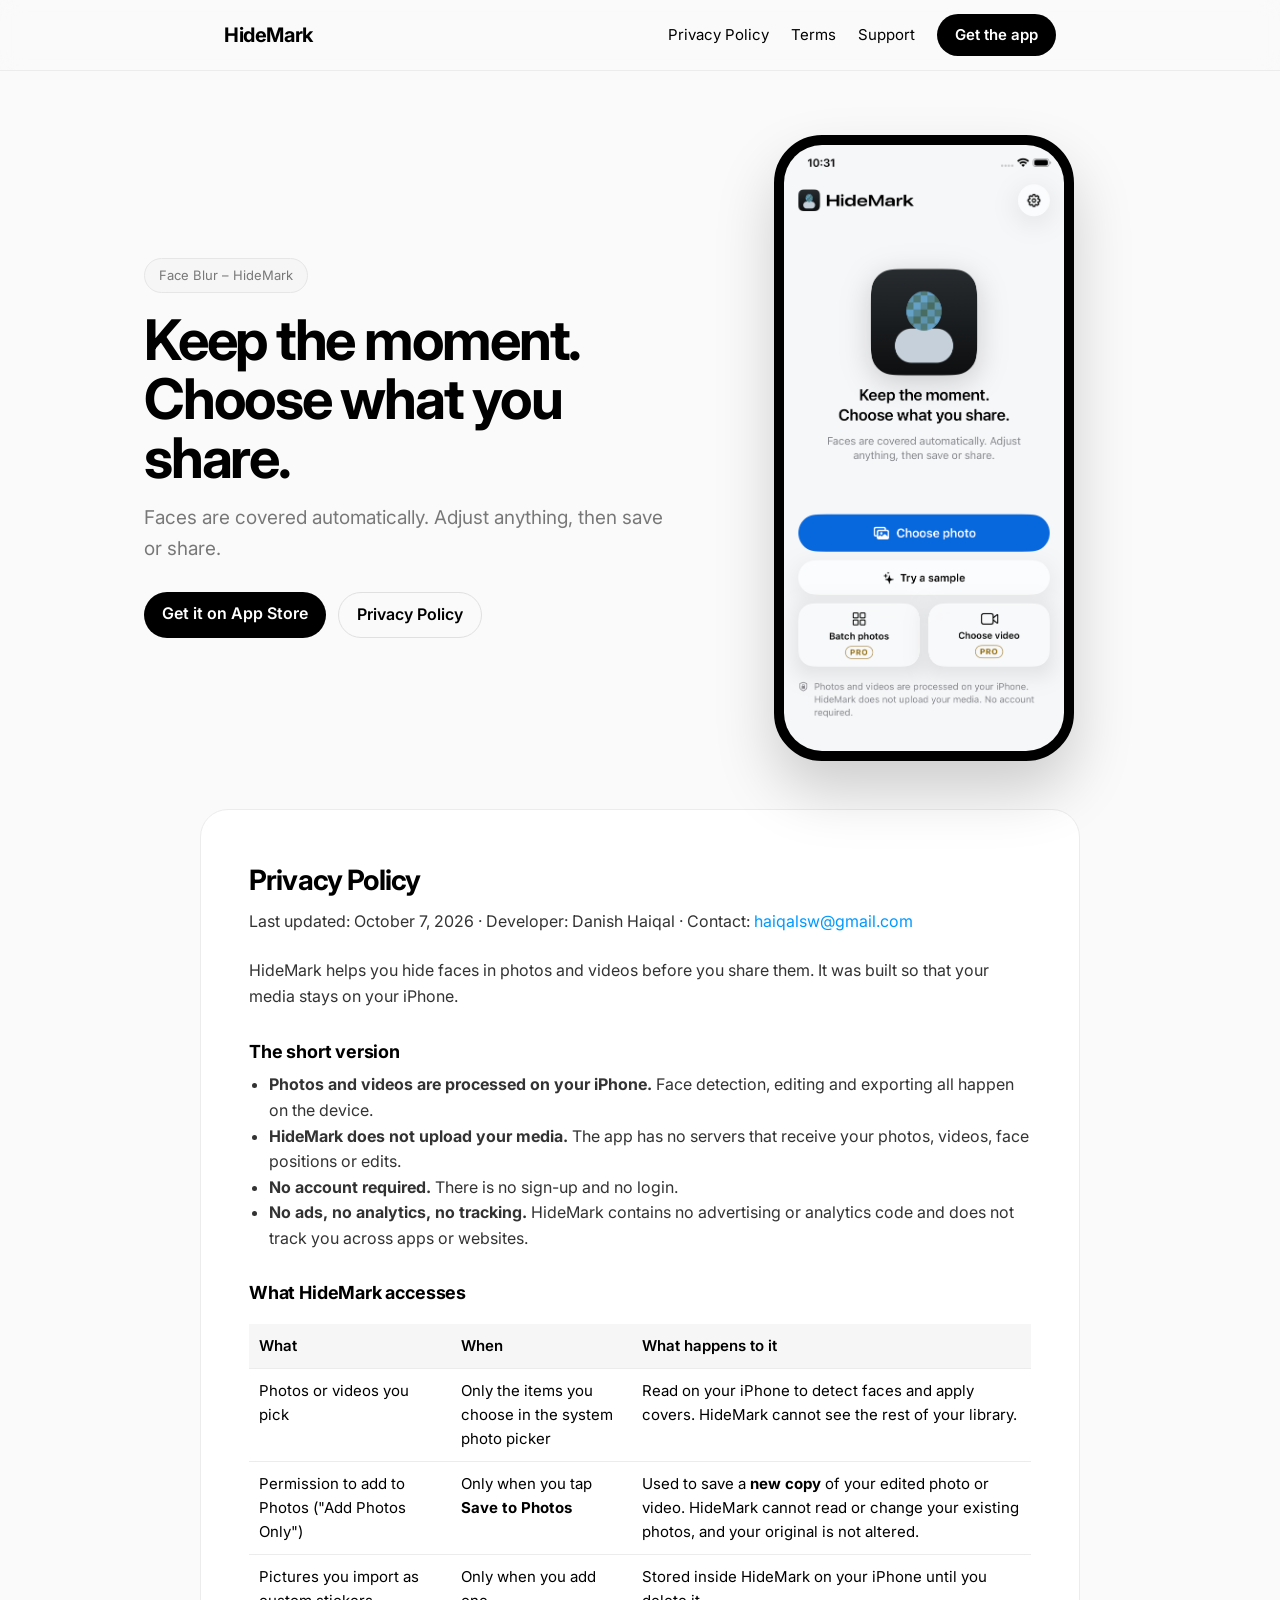
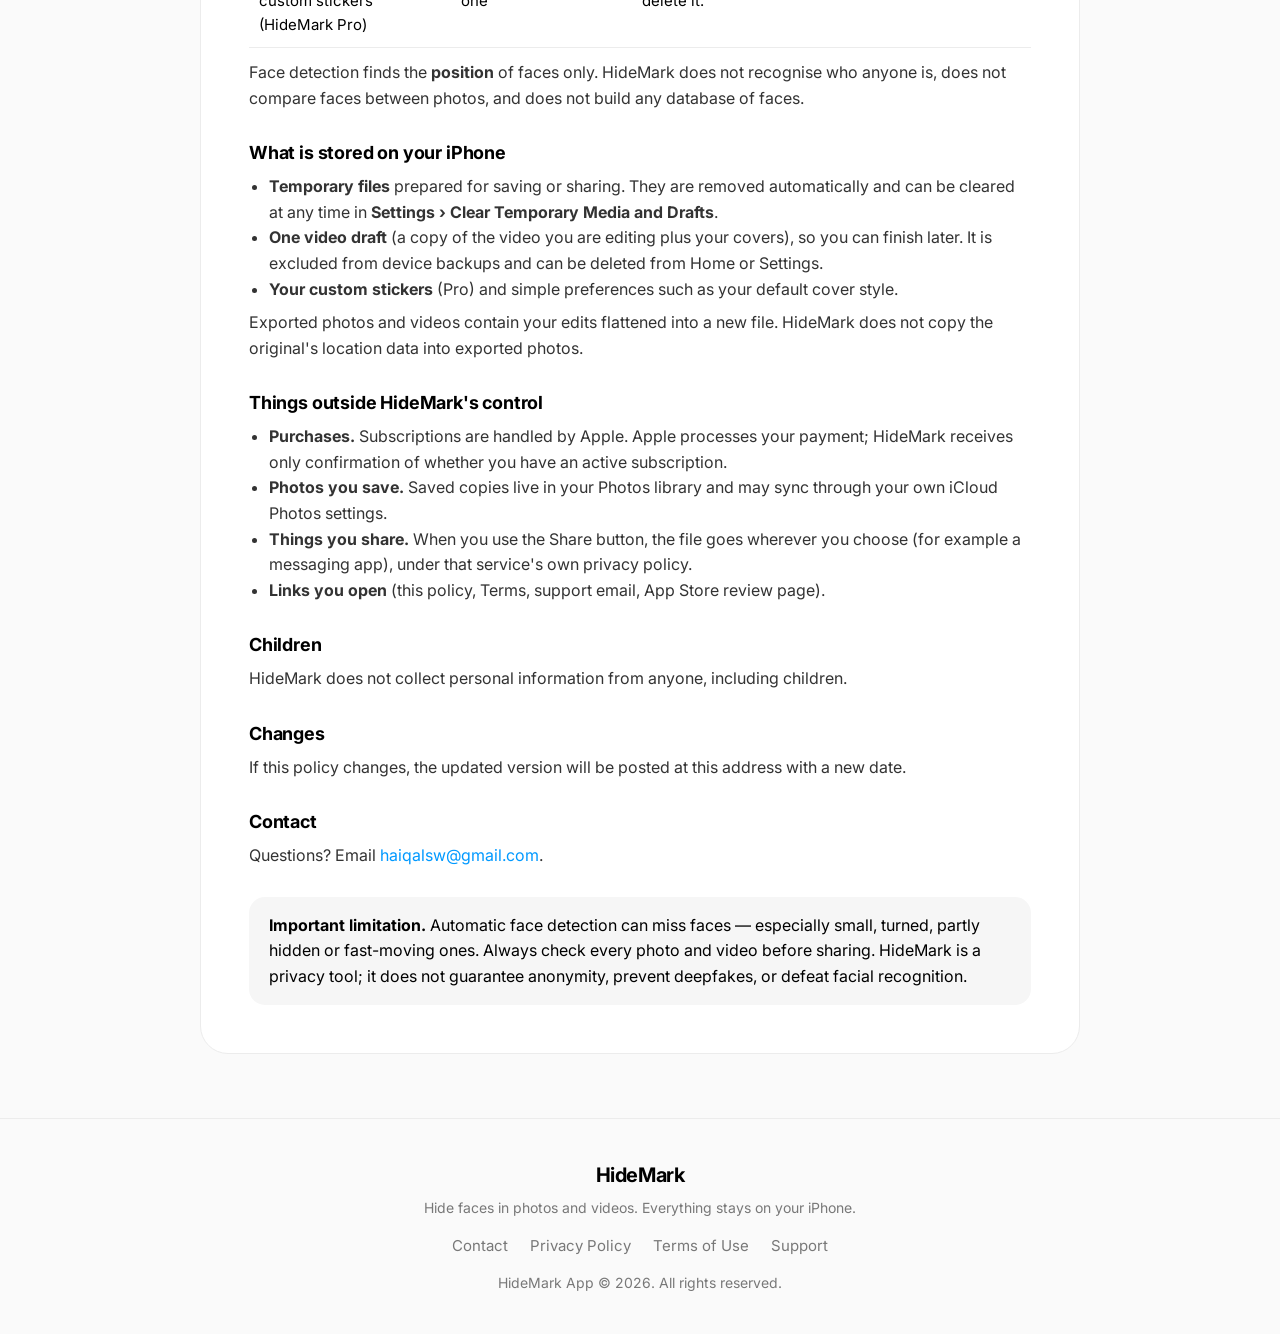
<file: index.html>
<!doctype html><html lang="en"><head><meta charset="utf-8"><meta name="viewport" content="width=device-width,initial-scale=1"><title>HideMark – Face Blur for iPhone</title><meta name="description" content="Face Blur – HideMark: blur and cover faces in photos and videos, privately on your iPhone."><link rel="preconnect" href="https://fonts.googleapis.com"><link href="https://fonts.googleapis.com/css2?family=Inter:wght@400;500;600;700&display=swap" rel="stylesheet"><link rel="stylesheet" href="/style.css"></head><body>
<nav><div class="nav"><a class="brand" href="/">HideMark</a><div class="links"><a href="/privacy">Privacy Policy</a><a class="hide" href="/terms">Terms</a><a href="/support">Support</a><a class="btn hide" href="https://apps.apple.com/search?term=HideMark">Get the app</a></div></div></nav>
<header class="hero2"><div><span class="pill">Face Blur – HideMark</span><h1>Keep the moment. Choose what you share.</h1><p>Faces are covered automatically. Adjust anything, then save or share.</p><div class="cta"><a class="btn" href="https://apps.apple.com/search?term=HideMark">Get it on App Store</a><a class="ghost" href="#privacypolicy">Privacy Policy</a></div></div><div class="phone"><img src="/assets/app-screenshot.png" alt="HideMark app screenshot showing faces covered in a photo"></div></header>
<main class="card" id="privacypolicy"><h2>Privacy Policy</h2><p class="meta">Last updated: October 7, 2026 · Developer: Danish Haiqal · Contact: <a href="mailto:haiqalsw@gmail.com">haiqalsw@gmail.com</a></p>
<p>HideMark helps you hide faces in photos and videos before you share them. It was built so that your media stays on your iPhone.</p>
<h3>The short version</h3><ul><li><b>Photos and videos are processed on your iPhone.</b> Face detection, editing and exporting all happen on the device.</li><li><b>HideMark does not upload your media.</b> The app has no servers that receive your photos, videos, face positions or edits.</li><li><b>No account required.</b> There is no sign-up and no login.</li><li><b>No ads, no analytics, no tracking.</b> HideMark contains no advertising or analytics code and does not track you across apps or websites.</li></ul>
<h3>What HideMark accesses</h3><div class="tw"><table><tr><th>What</th><th>When</th><th>What happens to it</th></tr>
<tr><td>Photos or videos you pick</td><td>Only the items you choose in the system photo picker</td><td>Read on your iPhone to detect faces and apply covers. HideMark cannot see the rest of your library.</td></tr>
<tr><td>Permission to add to Photos ("Add Photos Only")</td><td>Only when you tap <b>Save to Photos</b></td><td>Used to save a <b>new copy</b> of your edited photo or video. HideMark cannot read or change your existing photos, and your original is not altered.</td></tr>
<tr><td>Pictures you import as custom stickers (HideMark Pro)</td><td>Only when you add one</td><td>Stored inside HideMark on your iPhone until you delete it.</td></tr></table></div>
<p style="margin-top:12px">Face detection finds the <b>position</b> of faces only. HideMark does not recognise who anyone is, does not compare faces between photos, and does not build any database of faces.</p>
<h3>What is stored on your iPhone</h3><ul><li><b>Temporary files</b> prepared for saving or sharing. They are removed automatically and can be cleared at any time in <b>Settings › Clear Temporary Media and Drafts</b>.</li><li><b>One video draft</b> (a copy of the video you are editing plus your covers), so you can finish later. It is excluded from device backups and can be deleted from Home or Settings.</li><li><b>Your custom stickers</b> (Pro) and simple preferences such as your default cover style.</li></ul>
<p style="margin-top:8px">Exported photos and videos contain your edits flattened into a new file. HideMark does not copy the original's location data into exported photos.</p>
<h3>Things outside HideMark's control</h3><ul><li><b>Purchases.</b> Subscriptions are handled by Apple. Apple processes your payment; HideMark receives only confirmation of whether you have an active subscription.</li><li><b>Photos you save.</b> Saved copies live in your Photos library and may sync through your own iCloud Photos settings.</li><li><b>Things you share.</b> When you use the Share button, the file goes wherever you choose (for example a messaging app), under that service's own privacy policy.</li><li><b>Links you open</b> (this policy, Terms, support email, App Store review page).</li></ul>
<h3>Children</h3><p>HideMark does not collect personal information from anyone, including children.</p>
<h3>Changes</h3><p>If this policy changes, the updated version will be posted at this address with a new date.</p>
<h3>Contact</h3><p>Questions? Email <a href="mailto:haiqalsw@gmail.com">haiqalsw@gmail.com</a>.</p>
<div class="note"><b>Important limitation.</b> Automatic face detection can miss faces — especially small, turned, partly hidden or fast-moving ones. Always check every photo and video before sharing. HideMark is a privacy tool; it does not guarantee anonymity, prevent deepfakes, or defeat facial recognition.</div></main>
<footer><span class="brand" style="color:#000">HideMark</span>Hide faces in photos and videos. Everything stays on your iPhone.<div class="links"><a href="mailto:haiqalsw@gmail.com">Contact</a><a href="/privacy">Privacy Policy</a><a href="/terms">Terms of Use</a><a href="/support">Support</a></div>HideMark App © 2026. All rights reserved.</footer></body></html>
</file>
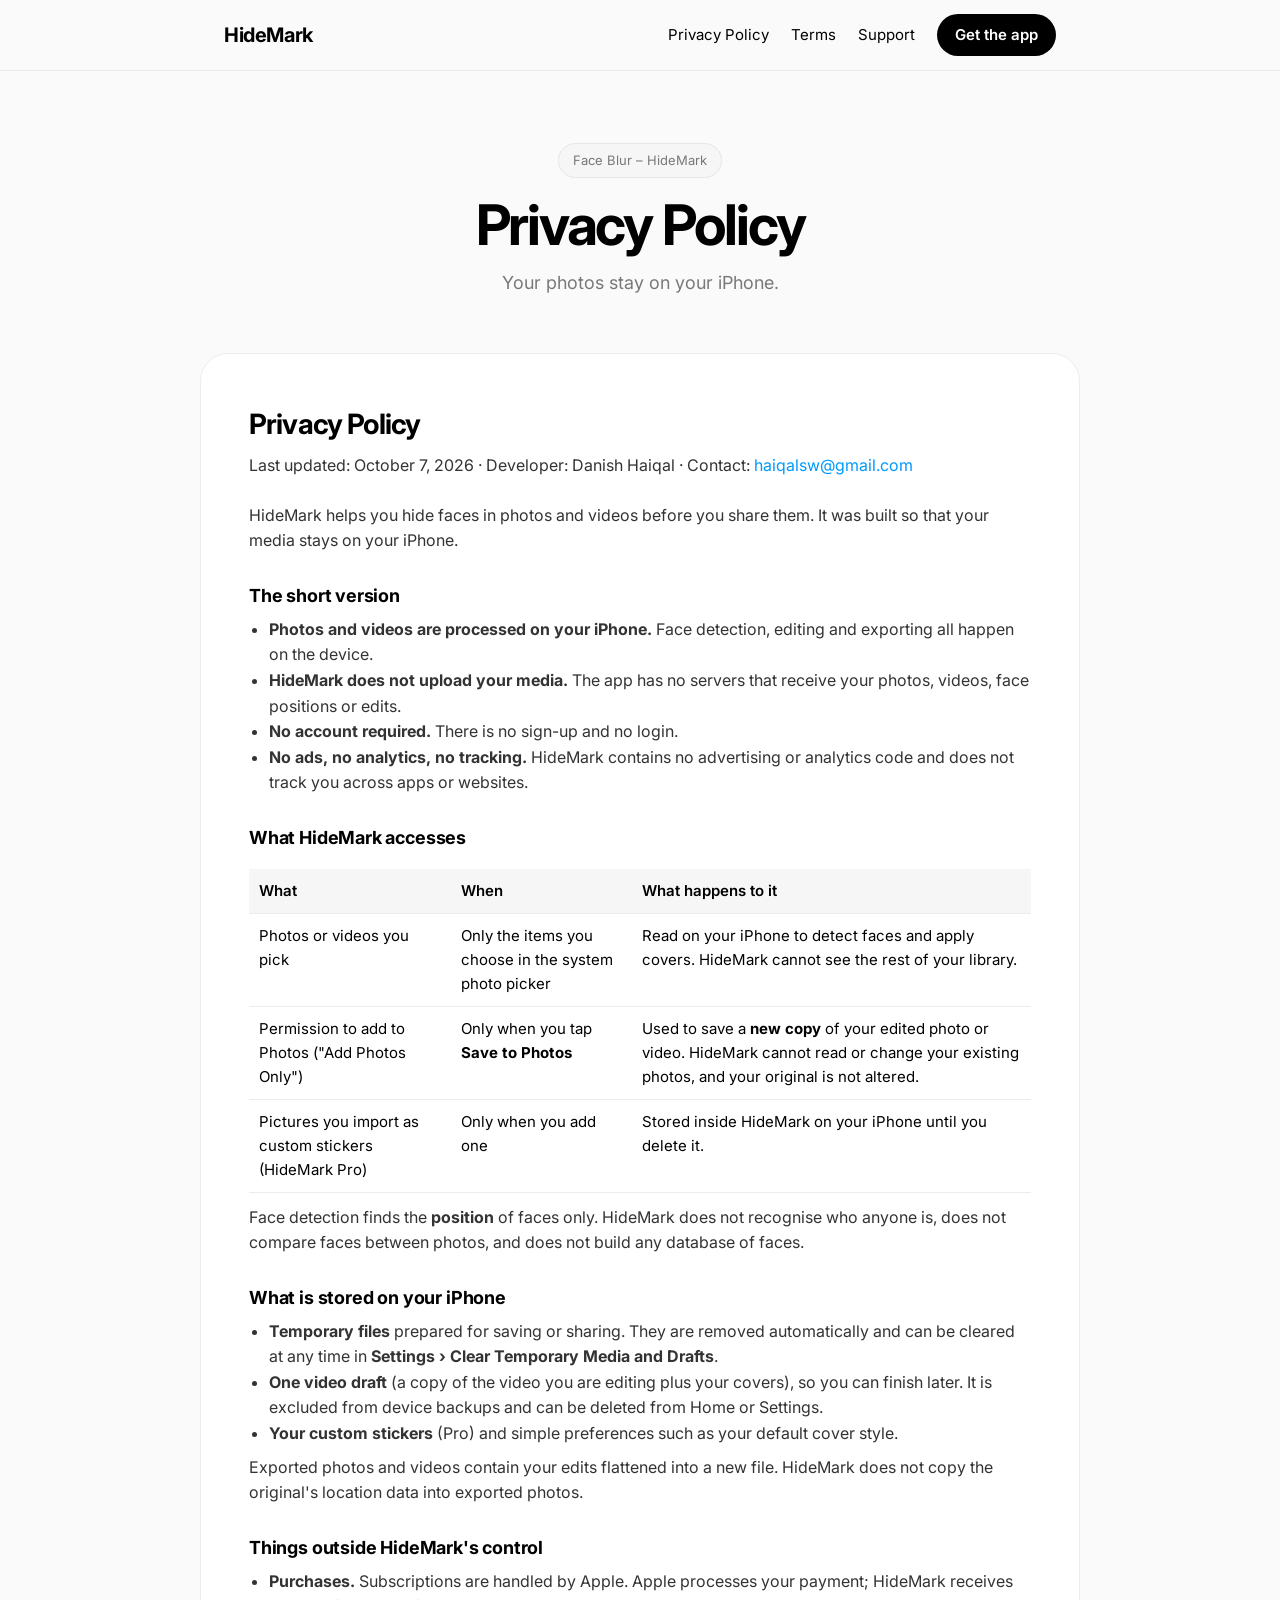
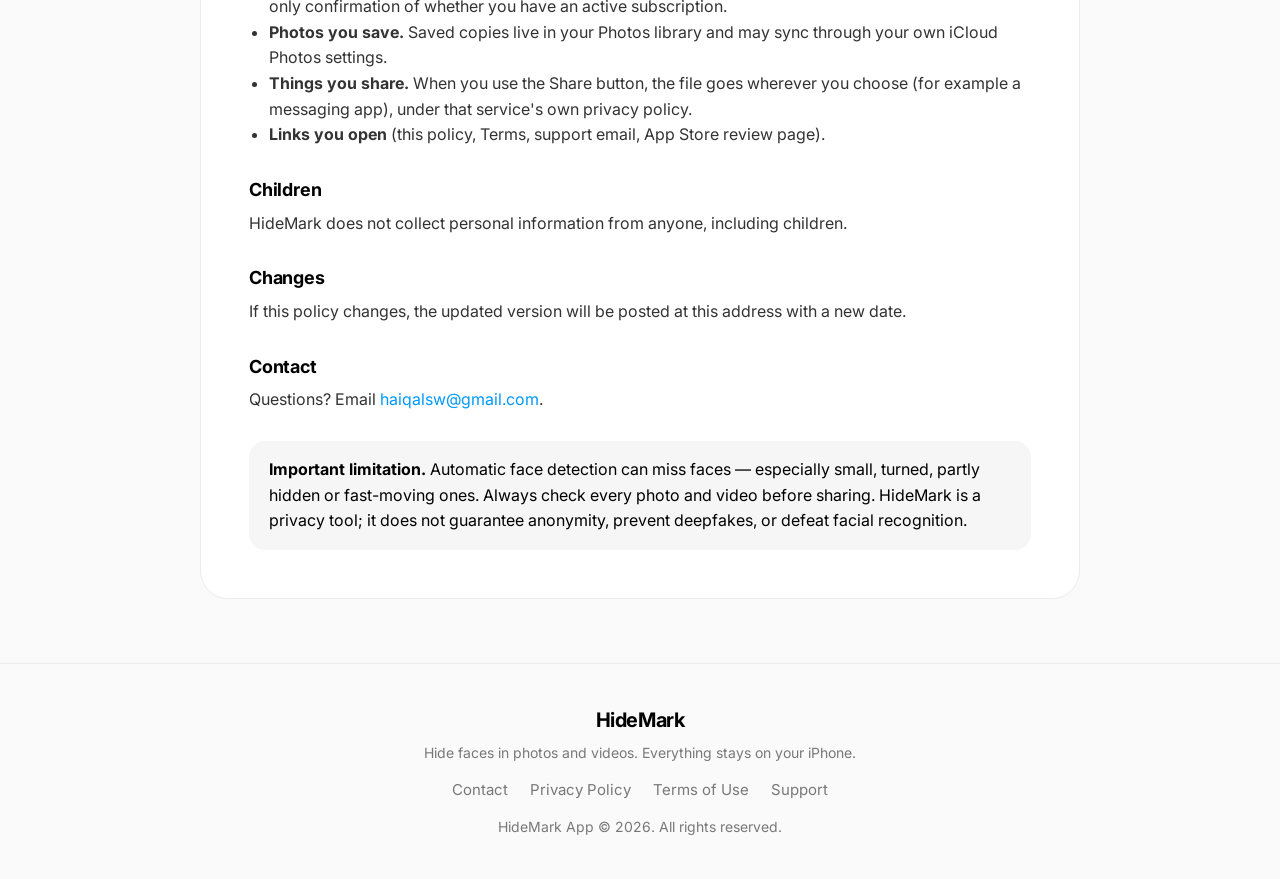
<file: privacy/index.html>
<!doctype html><html lang="en"><head><meta charset="utf-8"><meta name="viewport" content="width=device-width,initial-scale=1"><title>Privacy Policy – HideMark</title><meta name="description" content="Face Blur – HideMark: blur and cover faces in photos and videos, privately on your iPhone."><link rel="preconnect" href="https://fonts.googleapis.com"><link href="https://fonts.googleapis.com/css2?family=Inter:wght@400;500;600;700&display=swap" rel="stylesheet"><link rel="stylesheet" href="/style.css"></head><body>
<nav><div class="nav"><a class="brand" href="/">HideMark</a><div class="links"><a href="/privacy">Privacy Policy</a><a class="hide" href="/terms">Terms</a><a href="/support">Support</a><a class="btn hide" href="https://apps.apple.com/search?term=HideMark">Get the app</a></div></div></nav>
<header class="hero"><span class="pill">Face Blur – HideMark</span><h1>Privacy Policy</h1><p>Your photos stay on your iPhone.</p></header>
<main class="card"><h2>Privacy Policy</h2><p class="meta">Last updated: October 7, 2026 · Developer: Danish Haiqal · Contact: <a href="mailto:haiqalsw@gmail.com">haiqalsw@gmail.com</a></p>
<p>HideMark helps you hide faces in photos and videos before you share them. It was built so that your media stays on your iPhone.</p>
<h3>The short version</h3><ul><li><b>Photos and videos are processed on your iPhone.</b> Face detection, editing and exporting all happen on the device.</li><li><b>HideMark does not upload your media.</b> The app has no servers that receive your photos, videos, face positions or edits.</li><li><b>No account required.</b> There is no sign-up and no login.</li><li><b>No ads, no analytics, no tracking.</b> HideMark contains no advertising or analytics code and does not track you across apps or websites.</li></ul>
<h3>What HideMark accesses</h3><div class="tw"><table><tr><th>What</th><th>When</th><th>What happens to it</th></tr>
<tr><td>Photos or videos you pick</td><td>Only the items you choose in the system photo picker</td><td>Read on your iPhone to detect faces and apply covers. HideMark cannot see the rest of your library.</td></tr>
<tr><td>Permission to add to Photos ("Add Photos Only")</td><td>Only when you tap <b>Save to Photos</b></td><td>Used to save a <b>new copy</b> of your edited photo or video. HideMark cannot read or change your existing photos, and your original is not altered.</td></tr>
<tr><td>Pictures you import as custom stickers (HideMark Pro)</td><td>Only when you add one</td><td>Stored inside HideMark on your iPhone until you delete it.</td></tr></table></div>
<p style="margin-top:12px">Face detection finds the <b>position</b> of faces only. HideMark does not recognise who anyone is, does not compare faces between photos, and does not build any database of faces.</p>
<h3>What is stored on your iPhone</h3><ul><li><b>Temporary files</b> prepared for saving or sharing. They are removed automatically and can be cleared at any time in <b>Settings › Clear Temporary Media and Drafts</b>.</li><li><b>One video draft</b> (a copy of the video you are editing plus your covers), so you can finish later. It is excluded from device backups and can be deleted from Home or Settings.</li><li><b>Your custom stickers</b> (Pro) and simple preferences such as your default cover style.</li></ul>
<p style="margin-top:8px">Exported photos and videos contain your edits flattened into a new file. HideMark does not copy the original's location data into exported photos.</p>
<h3>Things outside HideMark's control</h3><ul><li><b>Purchases.</b> Subscriptions are handled by Apple. Apple processes your payment; HideMark receives only confirmation of whether you have an active subscription.</li><li><b>Photos you save.</b> Saved copies live in your Photos library and may sync through your own iCloud Photos settings.</li><li><b>Things you share.</b> When you use the Share button, the file goes wherever you choose (for example a messaging app), under that service's own privacy policy.</li><li><b>Links you open</b> (this policy, Terms, support email, App Store review page).</li></ul>
<h3>Children</h3><p>HideMark does not collect personal information from anyone, including children.</p>
<h3>Changes</h3><p>If this policy changes, the updated version will be posted at this address with a new date.</p>
<h3>Contact</h3><p>Questions? Email <a href="mailto:haiqalsw@gmail.com">haiqalsw@gmail.com</a>.</p>
<div class="note"><b>Important limitation.</b> Automatic face detection can miss faces — especially small, turned, partly hidden or fast-moving ones. Always check every photo and video before sharing. HideMark is a privacy tool; it does not guarantee anonymity, prevent deepfakes, or defeat facial recognition.</div></main>
<footer><span class="brand" style="color:#000">HideMark</span>Hide faces in photos and videos. Everything stays on your iPhone.<div class="links"><a href="mailto:haiqalsw@gmail.com">Contact</a><a href="/privacy">Privacy Policy</a><a href="/terms">Terms of Use</a><a href="/support">Support</a></div>HideMark App © 2026. All rights reserved.</footer></body></html>
</file>
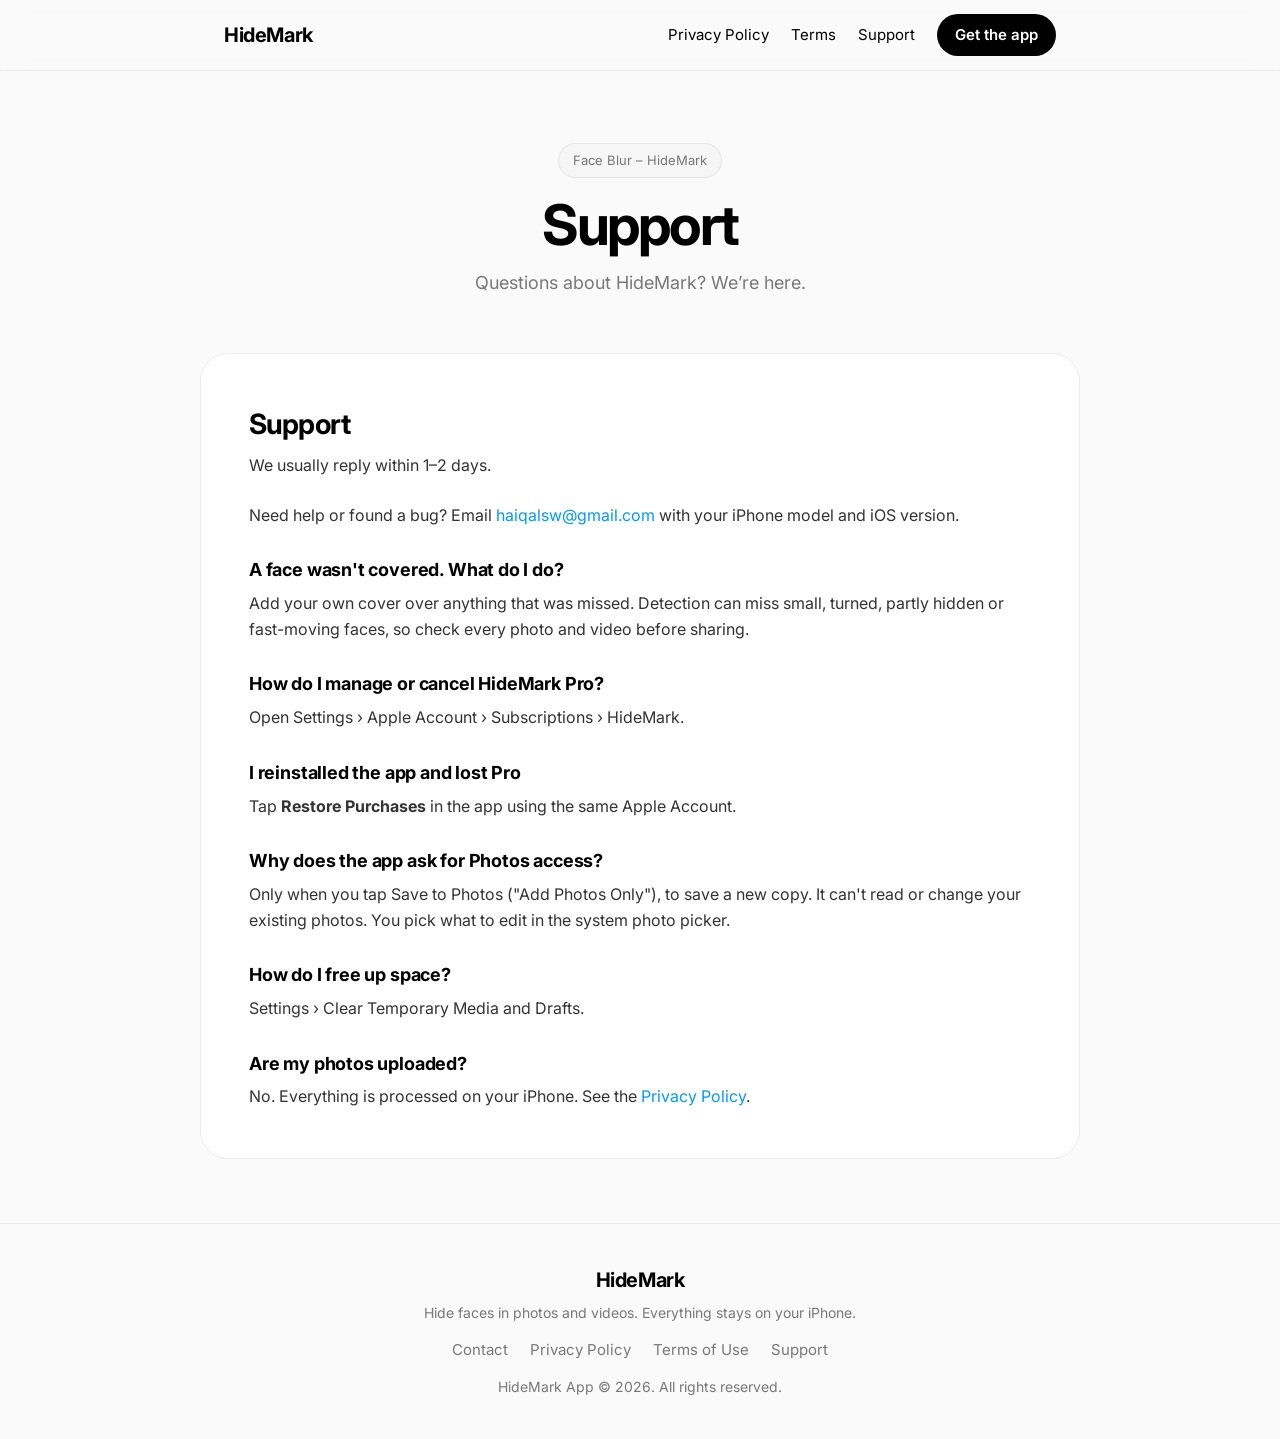
<file: support/index.html>
<!doctype html><html lang="en"><head><meta charset="utf-8"><meta name="viewport" content="width=device-width,initial-scale=1"><title>Support – HideMark</title><meta name="description" content="Face Blur – HideMark: blur and cover faces in photos and videos, privately on your iPhone."><link rel="preconnect" href="https://fonts.googleapis.com"><link href="https://fonts.googleapis.com/css2?family=Inter:wght@400;500;600;700&display=swap" rel="stylesheet"><link rel="stylesheet" href="/style.css"></head><body>
<nav><div class="nav"><a class="brand" href="/">HideMark</a><div class="links"><a href="/privacy">Privacy Policy</a><a class="hide" href="/terms">Terms</a><a href="/support">Support</a><a class="btn hide" href="https://apps.apple.com/search?term=HideMark">Get the app</a></div></div></nav>
<header class="hero"><span class="pill">Face Blur – HideMark</span><h1>Support</h1><p>Questions about HideMark? We’re here.</p></header>
<main class="card"><h2>Support</h2><p class="meta">We usually reply within 1–2 days.</p><p>Need help or found a bug? Email <a href="mailto:haiqalsw@gmail.com">haiqalsw@gmail.com</a> with your iPhone model and iOS version.</p>
<h3>A face wasn't covered. What do I do?</h3><p>Add your own cover over anything that was missed. Detection can miss small, turned, partly hidden or fast-moving faces, so check every photo and video before sharing.</p>
<h3>How do I manage or cancel HideMark Pro?</h3><p>Open Settings › Apple Account › Subscriptions › HideMark.</p>
<h3>I reinstalled the app and lost Pro</h3><p>Tap <b>Restore Purchases</b> in the app using the same Apple Account.</p>
<h3>Why does the app ask for Photos access?</h3><p>Only when you tap Save to Photos ("Add Photos Only"), to save a new copy. It can't read or change your existing photos. You pick what to edit in the system photo picker.</p>
<h3>How do I free up space?</h3><p>Settings › Clear Temporary Media and Drafts.</p>
<h3>Are my photos uploaded?</h3><p>No. Everything is processed on your iPhone. See the <a href="/privacy">Privacy Policy</a>.</p></main>
<footer><span class="brand" style="color:#000">HideMark</span>Hide faces in photos and videos. Everything stays on your iPhone.<div class="links"><a href="mailto:haiqalsw@gmail.com">Contact</a><a href="/privacy">Privacy Policy</a><a href="/terms">Terms of Use</a><a href="/support">Support</a></div>HideMark App © 2026. All rights reserved.</footer></body></html>
</file>
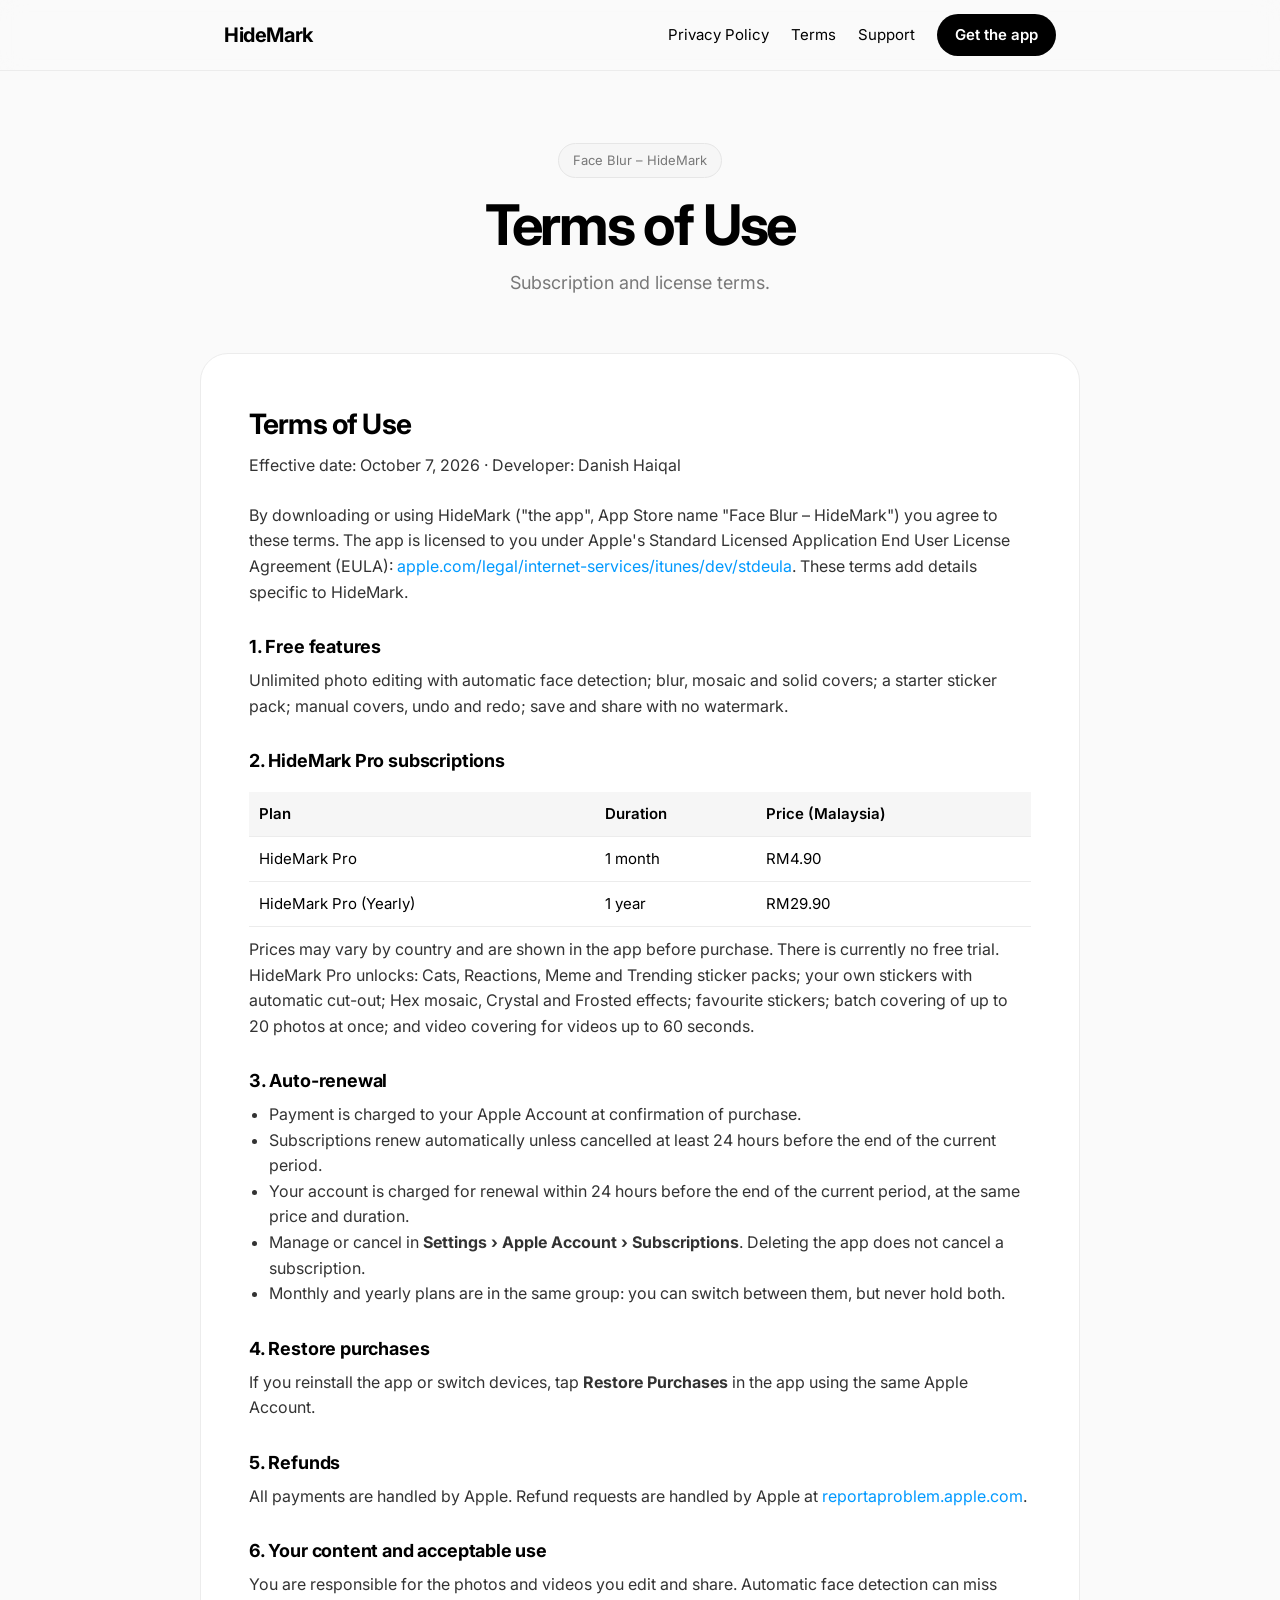
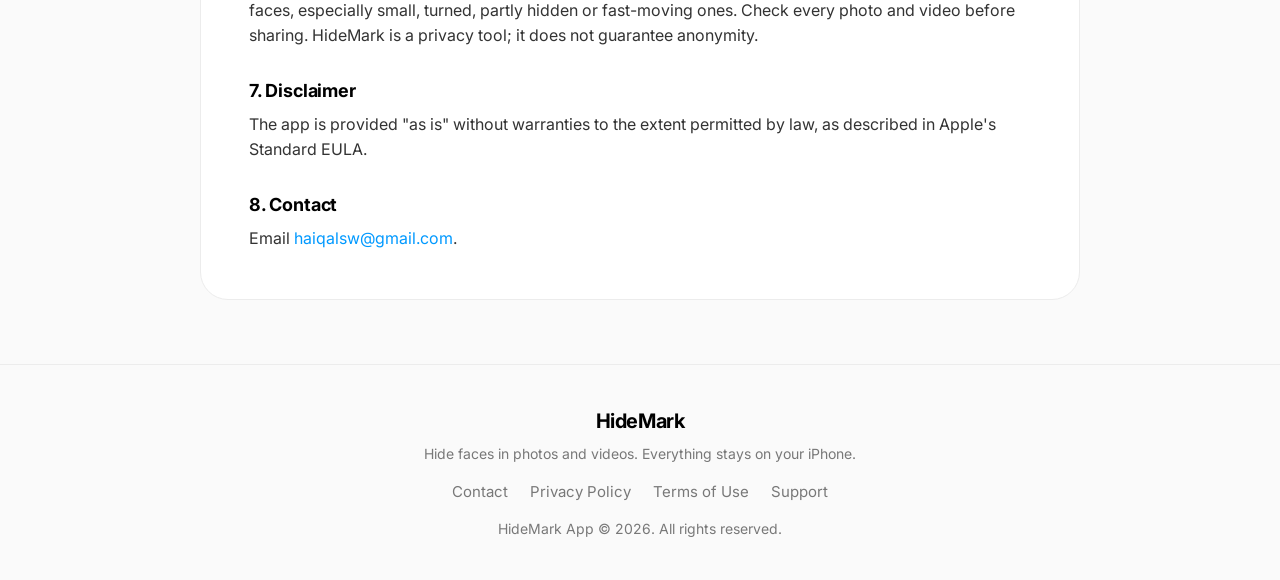
<file: terms/index.html>
<!doctype html><html lang="en"><head><meta charset="utf-8"><meta name="viewport" content="width=device-width,initial-scale=1"><title>Terms of Use – HideMark</title><meta name="description" content="Face Blur – HideMark: blur and cover faces in photos and videos, privately on your iPhone."><link rel="preconnect" href="https://fonts.googleapis.com"><link href="https://fonts.googleapis.com/css2?family=Inter:wght@400;500;600;700&display=swap" rel="stylesheet"><link rel="stylesheet" href="/style.css"></head><body>
<nav><div class="nav"><a class="brand" href="/">HideMark</a><div class="links"><a href="/privacy">Privacy Policy</a><a class="hide" href="/terms">Terms</a><a href="/support">Support</a><a class="btn hide" href="https://apps.apple.com/search?term=HideMark">Get the app</a></div></div></nav>
<header class="hero"><span class="pill">Face Blur – HideMark</span><h1>Terms of Use</h1><p>Subscription and license terms.</p></header>
<main class="card"><h2>Terms of Use</h2><p class="meta">Effective date: October 7, 2026 · Developer: Danish Haiqal</p>
<p>By downloading or using HideMark ("the app", App Store name "Face Blur – HideMark") you agree to these terms. The app is licensed to you under Apple's Standard Licensed Application End User License Agreement (EULA): <a href="https://www.apple.com/legal/internet-services/itunes/dev/stdeula/">apple.com/legal/internet-services/itunes/dev/stdeula</a>. These terms add details specific to HideMark.</p>
<h3>1. Free features</h3><p>Unlimited photo editing with automatic face detection; blur, mosaic and solid covers; a starter sticker pack; manual covers, undo and redo; save and share with no watermark.</p>
<h3>2. HideMark Pro subscriptions</h3><div class="tw"><table><tr><th>Plan</th><th>Duration</th><th>Price (Malaysia)</th></tr><tr><td>HideMark Pro</td><td>1 month</td><td>RM4.90</td></tr><tr><td>HideMark Pro (Yearly)</td><td>1 year</td><td>RM29.90</td></tr></table></div>
<p style="margin-top:10px">Prices may vary by country and are shown in the app before purchase. There is currently no free trial. HideMark Pro unlocks: Cats, Reactions, Meme and Trending sticker packs; your own stickers with automatic cut-out; Hex mosaic, Crystal and Frosted effects; favourite stickers; batch covering of up to 20 photos at once; and video covering for videos up to 60 seconds.</p>
<h3>3. Auto-renewal</h3><ul><li>Payment is charged to your Apple Account at confirmation of purchase.</li><li>Subscriptions renew automatically unless cancelled at least 24 hours before the end of the current period.</li><li>Your account is charged for renewal within 24 hours before the end of the current period, at the same price and duration.</li><li>Manage or cancel in <b>Settings › Apple Account › Subscriptions</b>. Deleting the app does not cancel a subscription.</li><li>Monthly and yearly plans are in the same group: you can switch between them, but never hold both.</li></ul>
<h3>4. Restore purchases</h3><p>If you reinstall the app or switch devices, tap <b>Restore Purchases</b> in the app using the same Apple Account.</p>
<h3>5. Refunds</h3><p>All payments are handled by Apple. Refund requests are handled by Apple at <a href="https://reportaproblem.apple.com">reportaproblem.apple.com</a>.</p>
<h3>6. Your content and acceptable use</h3><p>You are responsible for the photos and videos you edit and share. Automatic face detection can miss faces, especially small, turned, partly hidden or fast-moving ones. Check every photo and video before sharing. HideMark is a privacy tool; it does not guarantee anonymity.</p>
<h3>7. Disclaimer</h3><p>The app is provided "as is" without warranties to the extent permitted by law, as described in Apple's Standard EULA.</p>
<h3>8. Contact</h3><p>Email <a href="mailto:haiqalsw@gmail.com">haiqalsw@gmail.com</a>.</p></main>
<footer><span class="brand" style="color:#000">HideMark</span>Hide faces in photos and videos. Everything stays on your iPhone.<div class="links"><a href="mailto:haiqalsw@gmail.com">Contact</a><a href="/privacy">Privacy Policy</a><a href="/terms">Terms of Use</a><a href="/support">Support</a></div>HideMark App © 2026. All rights reserved.</footer></body></html>
</file>
<file: style.css>
*{box-sizing:border-box;margin:0;padding:0}body{font-family:Inter,-apple-system,BlinkMacSystemFont,"Segoe UI",sans-serif;background:#fafafa;color:#000;line-height:1.6;-webkit-font-smoothing:antialiased}
a{color:#0099ff;text-decoration:none}a:hover{text-decoration:underline}
nav{position:sticky;top:0;background:rgba(250,250,250,.85);backdrop-filter:blur(12px);border-bottom:1px solid #ececec;z-index:9}
.nav{max-width:880px;margin:auto;display:flex;align-items:center;justify-content:space-between;padding:14px 24px}
.brand{font-weight:700;font-size:20px;color:#000;letter-spacing:-.02em}.links{display:flex;gap:22px;align-items:center;font-size:15px}.links a{color:#000}
.btn{background:#000;color:#fff!important;padding:9px 18px;border-radius:999px;font-weight:600}
.hero{max-width:880px;margin:auto;padding:72px 24px 32px;text-align:center}.pill{display:inline-block;background:#f6f6f6;border:1px solid #e6e6e6;border-radius:999px;padding:6px 14px;font-size:13px;color:#787878;margin-bottom:18px}
h1{font-size:clamp(34px,6vw,56px);letter-spacing:-.04em;line-height:1.05;font-weight:700}.hero p{color:#787878;font-size:18px;margin-top:14px}
.card{max-width:880px;margin:24px auto 64px;background:#fff;border:1px solid #ececec;border-radius:28px;padding:clamp(24px,5vw,48px)}
.card h2{font-size:28px;letter-spacing:-.03em;margin-bottom:6px}.meta{color:#787878;font-size:14px;margin-bottom:24px}
.card h3{font-size:18px;margin:28px 0 6px;letter-spacing:-.01em}.card p,.card li{color:#333;font-size:16px}.card ul{padding-left:20px;margin-top:6px}
footer{border-top:1px solid #ececec;padding:40px 24px;text-align:center;color:#787878;font-size:14px}footer .brand{display:block;margin-bottom:6px}footer .links{justify-content:center;margin:14px 0;flex-wrap:wrap}footer .links a{color:#787878}
@media(max-width:600px){.links .hide{display:none}.nav{padding:12px 16px}}table{width:100%;border-collapse:collapse;margin-top:10px;font-size:15px}th,td{text-align:left;padding:10px;border-bottom:1px solid #ececec;vertical-align:top}th{background:#f6f6f6;font-weight:600}
.note{background:#f6f6f6;border-radius:16px;padding:16px 20px;margin-top:28px}.tw{overflow-x:auto}
.hero2{max-width:1040px;margin:auto;padding:64px 24px 24px;display:grid;grid-template-columns:1.1fr .9fr;gap:48px;align-items:center}
.hero2 h1{text-align:left}.hero2 p{color:#787878;font-size:19px;margin:16px 0 28px}.cta{display:flex;gap:12px;flex-wrap:wrap}.ghost{border:1px solid #e0e0e0;padding:9px 18px;border-radius:999px;color:#000;font-weight:600}
.phone{justify-self:center;width:min(300px,80vw);border:10px solid #000;border-radius:48px;overflow:hidden;background:#000;box-shadow:0 30px 60px rgba(0,0,0,.18)}.phone img{display:block;width:100%;height:auto}
@media(max-width:800px){.hero2{grid-template-columns:1fr;text-align:center;padding-top:40px}.hero2 h1{text-align:center}.cta{justify-content:center}}
</file>
